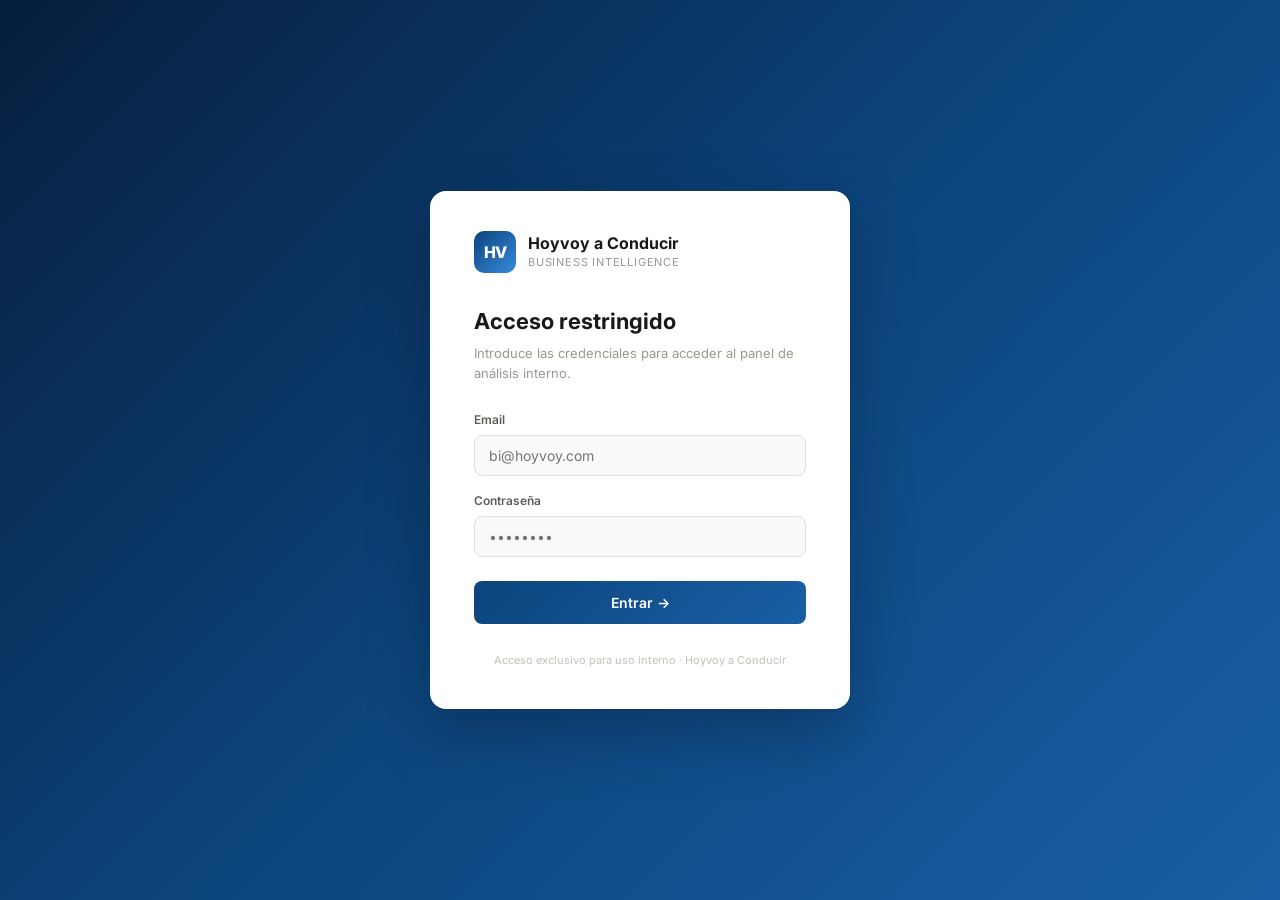
<file: index.html>
<!DOCTYPE html>
<html lang="es">
<head>
    <meta charset="UTF-8">
    <meta name="viewport" content="width=device-width,initial-scale=1.0">
    <title>Hoyvoy</title>
    <link href="https://fonts.googleapis.com/css2?family=Inter:wght@400;500;600;700;800&display=swap" rel="stylesheet">
    <link rel="stylesheet" href="css/styles.css">
    <link rel="icon"
          href="data:image/svg+xml,<svg xmlns='http://www.w3.org/2000/svg' viewBox='0 0 32 32'><rect width='32' height='32' rx='6' fill='%230C447C'/><text x='6' y='23' font-size='18' font-weight='900' font-family='system-ui' fill='white'>HV</text></svg>">
    <style>
        /* ─── LOGIN ─────────────────────────────────────── */
        .login-wrap {
            min-height: 100vh;
            display: flex;
            align-items: center;
            justify-content: center;
            background: linear-gradient(135deg, #071E3D 0%, #0C447C 50%, #185FA5 100%);
            padding: 24px;
        }

        .login-card {
            background: #fff;
            border-radius: 16px;
            padding: 40px 44px;
            width: 100%;
            max-width: 420px;
            box-shadow: 0 24px 64px rgba(0, 0, 0, .25);
        }

        .login-logo {
            display: flex;
            align-items: center;
            gap: 12px;
            margin-bottom: 32px;
        }

        .login-logo-mark {
            width: 42px;
            height: 42px;
            border-radius: 10px;
            background: linear-gradient(135deg, #0C447C, #378ADD);
            display: flex;
            align-items: center;
            justify-content: center;
            font-size: 16px;
            font-weight: 800;
            color: #fff;
            letter-spacing: -0.5px;
        }

        .login-logo-text {
            font-size: 16px;
            font-weight: 700;
            color: #1A1916;
            line-height: 1.2;
        }

        .login-logo-sub {
            font-size: 11px;
            color: #9B9890;
            letter-spacing: 0.8px;
            text-transform: uppercase;
        }

        .login-title {
            font-size: 22px;
            font-weight: 700;
            color: #1A1916;
            margin-bottom: 6px;
        }

        .login-subtitle {
            font-size: 13px;
            color: #9B9890;
            margin-bottom: 28px;
            line-height: 1.5;
        }

        .login-field {
            margin-bottom: 16px;
        }

        .login-label {
            display: block;
            font-size: 12px;
            font-weight: 600;
            color: #5F5D57;
            margin-bottom: 6px;
        }

        .login-input {
            width: 100%;
            padding: 11px 14px;
            border: 1.5px solid #E2DFD8;
            border-radius: 8px;
            font-size: 14px;
            font-family: inherit;
            color: #1A1916;
            background: #FAFAF8;
            outline: none;
            transition: border-color .15s, box-shadow .15s;
            box-sizing: border-box;
        }

        .login-input:focus {
            border-color: #185FA5;
            box-shadow: 0 0 0 3px rgba(24, 95, 165, .12);
            background: #fff;
        }

        .login-btn {
            width: 100%;
            padding: 13px;
            background: linear-gradient(135deg, #0C447C, #185FA5);
            color: #fff;
            border: none;
            border-radius: 8px;
            font-size: 14px;
            font-weight: 600;
            font-family: inherit;
            cursor: pointer;
            margin-top: 8px;
            transition: opacity .15s, transform .1s;
        }

        .login-btn:hover {
            opacity: .92;
        }

        .login-btn:active {
            transform: scale(.99);
        }

        .login-error {
            display: none;
            background: #FCEBEB;
            border: 1px solid #E24B4A;
            color: #A32D2D;
            border-radius: 8px;
            padding: 10px 14px;
            font-size: 12px;
            margin-top: 14px;
            text-align: center;
        }

        .login-footer {
            text-align: center;
            font-size: 11px;
            color: #C4C1B8;
            margin-top: 28px;
        }

        @keyframes shake {
            0%, 100% {
                transform: translateX(0);
            }
            20% {
                transform: translateX(-8px);
            }
            40% {
                transform: translateX(8px);
            }
            60% {
                transform: translateX(-6px);
            }
            80% {
                transform: translateX(6px);
            }
        }

        .shake {
            animation: shake .4s ease;
        }

        /* ─── DASHBOARD ──────────────────────────────────── */
        .dashboard-wrap {
            display: none;
        }

        .dash-topbar {
            display: flex;
            align-items: center;
            justify-content: space-between;
            padding: 0 28px;
            height: 54px;
            background: #0C447C;
            box-shadow: 0 2px 8px rgba(0, 0, 0, .18);
        }

        .dash-topbar-left {
            display: flex;
            align-items: center;
            gap: 10px;
            text-decoration: none;
        }

        .logo-mark-top {
            width: 28px;
            height: 28px;
            border-radius: 6px;
            background: linear-gradient(135deg, #378ADD, #9FE1CB);
            display: flex;
            align-items: center;
            justify-content: center;
            font-size: 13px;
            font-weight: 800;
            color: #fff;
            letter-spacing: -0.5px;
        }

        .logo-text-top {
            font-size: 13px;
            font-weight: 600;
            color: #fff;
        }

        .dash-user {
            display: flex;
            align-items: center;
            gap: 12px;
            font-size: 12px;
            color: rgba(255, 255, 255, .65);
        }

        .logout-btn {
            background: none;
            border: 1px solid rgba(255, 255, 255, .25);
            border-radius: 6px;
            padding: 5px 12px;
            font-size: 11px;
            font-family: inherit;
            color: rgba(255, 255, 255, .65);
            cursor: pointer;
            transition: all .15s;
        }

        .logout-btn:hover {
            border-color: #E24B4A;
            color: #E24B4A;
        }

        /* ─── TU CSS ORIGINAL ────────────────────────────── */
        .hero {
            background: linear-gradient(135deg, #0C447C 0%, #185FA5 60%, #1E7BC4 100%);
            padding: 60px 40px;
            text-align: center;
            color: #fff;
        }

        .hero-title {
            font-size: 36px;
            font-weight: 800;
            letter-spacing: -0.5px;
            margin-bottom: 12px;
        }

        .hero-sub {
            font-size: 16px;
            color: rgba(255, 255, 255, .75);
            max-width: 560px;
            margin: 0 auto 32px;
            line-height: 1.6;
        }

        .hero-meta {
            display: flex;
            gap: 24px;
            justify-content: center;
            flex-wrap: wrap;
        }

        .hero-meta span {
            font-size: 13px;
            color: rgba(255, 255, 255, .6);
            display: flex;
            align-items: center;
            gap: 6px;
        }

        .grid {
            display: grid;
            grid-template-columns: repeat(auto-fill, minmax(280px, 1fr));
            gap: 16px;
            padding: 40px;
            max-width: 1200px;
            margin: 0 auto;
        }

        .card {
            background: #fff;
            border: 1px solid var(--border);
            border-radius: var(--radius-lg);
            padding: 22px;
            text-decoration: none;
            color: inherit;
            transition: all .2s;
            display: flex;
            flex-direction: column;
            gap: 10px;
        }

        .card:hover {
            border-color: var(--blue-mid);
            box-shadow: 0 8px 24px rgba(12, 68, 124, .12);
            transform: translateY(-2px);
        }

        .card-num {
            width: 28px;
            height: 28px;
            border-radius: 7px;
            background: var(--blue-dark);
            color: #fff;
            font-size: 12px;
            font-weight: 700;
            display: flex;
            align-items: center;
            justify-content: center;
        }

        .card-title {
            font-size: 15px;
            font-weight: 700;
            color: var(--text);
        }

        .card-desc {
            font-size: 12px;
            color: var(--text-2);
            line-height: 1.5;
            flex: 1;
        }

        .card-arrow {
            font-size: 12px;
            color: var(--blue-mid);
            font-weight: 600;
        }

        .footer {
            text-align: center;
            padding: 32px;
            color: var(--text-3);
            font-size: 12px;
            border-top: 1px solid var(--border);
        }
    </style>
</head>
<body>

<!-- ═══════════════════════════════════════════════
     PANTALLA DE LOGIN — visible hasta que autentique
═══════════════════════════════════════════════ -->
<div class="login-wrap" id="login-wrap">
    <div class="login-card" id="login-card-el">
        <div class="login-logo">
            <div class="login-logo-mark">HV</div>
            <div>
                <div class="login-logo-text">Hoyvoy a Conducir</div>
                <div class="login-logo-sub">Business Intelligence</div>
            </div>
        </div>
        <h1 class="login-title">Acceso restringido</h1>
        <p class="login-subtitle">Introduce las credenciales para acceder al panel de análisis interno.</p>
        <form id="login-form" novalidate>
            <div class="login-field">
                <label class="login-label" for="login-email">Email</label>
                <input class="login-input" type="email" id="login-email"
                       placeholder="bi@hoyvoy.com" autocomplete="email" required>
            </div>
            <div class="login-field">
                <label class="login-label" for="login-password">Contraseña</label>
                <input class="login-input" type="password" id="login-password"
                       placeholder="••••••••" autocomplete="current-password" required>
            </div>
            <button class="login-btn" type="submit">Entrar →</button>
            <div class="login-error" id="login-error"></div>
        </form>
        <p class="login-footer">Acceso exclusivo para uso interno · Hoyvoy a Conducir</p>
    </div>
</div>

<div class="dashboard-wrap" id="dashboard-wrap">

    <nav class="dash-topbar">
        <a href="index.html" class="dash-topbar-left">
            <div class="logo-mark-top">HV</div>
            <div class="logo-text-top">Hoyvoy a Conducir</div>
        </a>
        <div class="dash-user">
            <span id="user-email-display"></span>
            <button class="logout-btn" onclick="logout()">Cerrar sesión</button>
        </div>
    </nav>

    <!-- Tu hero original -->
    <div class="hero">
        <h1 class="hero-title">Hoy-Voy</h1>
        <p class="hero-sub">Análisis estratégico completo de la red: 42 centros, 10 años de datos, rentabilidad real y
            plan de expansión.</p>
        <div class="hero-meta">
            <span>📅 Datos 2015–2026</span>
            <span>🏢 42 centros · 11 propios · 31 franquicias</span>
            <span>📊 Fuente: Google Sheets resultado histórico</span>
            <span>🗓️ Actualizado: Junio 2026</span>
        </div>
    </div>

    <!-- Tu grid original -->
    <div class="grid">
        <a href="hoyvoy_business_intelligence_dashboard.html" class="card">
            <div class="card-num">1</div>
            <div class="card-title">Salud del negocio</div>
            <div class="card-desc">Visión global: facturación €27,1M, CAGR 12,2%, composición holding y alertas activas
                en la red.
            </div>
            <div class="card-arrow">Ver análisis →</div>
        </a>
        <a href="hoyvoy_modelo_negocio_estrategico.html" class="card">
            <div class="card-num">2</div>
            <div class="card-title">Franquicias propias</div>
            <div class="card-desc">Modelo estratégico: royalties vs margen propio, maduración de franquicias y
                escenarios de escala a 5 años.
            </div>
            <div class="card-arrow">Ver análisis →</div>
        </a>
        <a href="hoyvoy_rentabilidad_real_propios.html" class="card">
            <div class="card-num">3</div>
            <div class="card-title">Franquicia externa vs propia</div>
            <div class="card-desc">P&L real por centro con costes de plantilla verificados. Margen real: 35%. El propio
                genera 4,4x más que la franquicia.
            </div>
            <div class="card-arrow">Ver análisis →</div>
        </a>
        <a href="hoyvoy_breakeven_centro_propio.html" class="card">
            <div class="card-num">4</div>
            <div class="card-title">Cálculo de break-even</div>
            <div class="card-desc">Facturación mínima para no perder dinero según configuración de plantilla. Formato
                Pamplona: €289K/año.
            </div>
            <div class="card-arrow">Ver análisis →</div>
        </a>
        <a href="hoyvoy_tiempo_400k.html" class="card">
            <div class="card-num">5</div>
            <div class="card-title">Tiempo hasta €400K</div>
            <div class="card-desc">Cuánto tarda un centro en alcanzar €400K de facturación anual. Mediana: 3 años.
                Alcorcón: 6 años sin llegar.
            </div>
            <div class="card-arrow">Ver análisis →</div>
        </a>
        <a href="hoyvoy_propios_rentabilidad.html" class="card">
            <div class="card-num">6</div>
            <div class="card-title">Franquicias propias: beneficios</div>
            <div class="card-desc">P&L completo de los 10 centros propios. 8 en positivo. Pamplona: 53% de margen.
                Pozuelo y Alcorcón en pérdidas.
            </div>
            <div class="card-arrow">Ver análisis →</div>
        </a>
        <a href="hoyvoy_proyeccion_2026.html" class="card">
            <div class="card-num">7</div>
            <div class="card-title">Proyección 2026</div>
            <div class="card-desc">Previsión de €4,15M de beneficio holding. Por primera vez los 10 propios en positivo.
                L'Hospitalet: única caída.
            </div>
            <div class="card-arrow">Ver análisis →</div>
        </a>
        <a href="hoyvoy_dinero_perdido_franquicias.html" class="card">
            <div class="card-num">8</div>
            <div class="card-title">Dinero dejado de ganar: franquicias</div>
            <div class="card-desc">€23,5M dejados de ganar 2015–2025. €9,93M cobrados vs €23,5M de potencial.
                Granollers: €3,4M de estancamiento.
            </div>
            <div class="card-arrow">Ver análisis →</div>
        </a>
        <a href="hoyvoy_propios_dinero_perdido.html" class="card">
            <div class="card-num">9</div>
            <div class="card-title">Dinero dejado de ganar: propios</div>
            <div class="card-desc">€3,43M no ganados sobre €12,4M generados (27,7%). Barcelona: €2,72M por no recuperar
                pico 2015. Gap 8,6x menor que franquicias.
            </div>
            <div class="card-arrow">Ver análisis →</div>
        </a>
    </div>

    <footer class="footer">
        <p>HOY VOY A CONDUCIR SL · Análisis Lead Data Analyst · Junio 2026</p>
        <p style="margin-top:6px">Datos extraídos de Google Sheets «resultado histórico» · 42 centros · 2015–2025</p>
    </footer>

</div><!-- fin dashboard-wrap -->

<script src="js/auth.js"></script>
<script src="js/utils.js"></script>
<script>
    document.getElementById('login-form').addEventListener('submit', async function (e) {
        e.preventDefault();
        const email = document.getElementById('login-email').value;
        const password = document.getElementById('login-password').value;
        const errEl = document.getElementById('login-error');
        const btn = document.querySelector('.login-btn');

        btn.textContent = 'Entrando...';
        btn.disabled = true;

        const ok = await doLogin(email, password);

        if (ok) {
            saveSession();
            const redirect = sessionStorage.getItem('hv_redirect');
            sessionStorage.removeItem('hv_redirect');
            loginWrap.style.display = 'none';
            dashWrap.style.display = 'block';
            document.getElementById('user-email-display').textContent = email;
        } else {
            errEl.textContent = 'Email o contraseña incorrectos.';
            errEl.style.display = 'block';
            btn.textContent = 'Entrar →';
            btn.disabled = false;
            document.getElementById('login-password').value = '';
        }
    });
</script>
</body>
</html>
</file>
<file: css/styles.css>
/* ============================================================
   HOYVOY BUSINESS INTELLIGENCE — Estilos globales
   Paleta: Azul marino #0C447C | Azul medio #185FA5 | Azul claro #378ADD
           Verde #3B6D11 | Ámbar #BA7517 | Rojo #A32D2D
           Fondo #F7F5F0 | Superficie #FFFFFF | Borde #E2DFD8
   ============================================================ */

*, *::before, *::after { box-sizing: border-box; margin: 0; padding: 0; }

:root {
  --blue-dark:   #0C447C;
  --blue-mid:    #185FA5;
  --blue-light:  #378ADD;
  --blue-pale:   #B5D4F4;
  --green:       #3B6D11;
  --green-pale:  #EAF3DE;
  --amber:       #BA7517;
  --amber-pale:  #FAEEDA;
  --red:         #A32D2D;
  --red-pale:    #FCEBEB;
  --bg:          #F7F5F0;
  --surface:     #FFFFFF;
  --border:      #E2DFD8;
  --text:        #1A1916;
  --text-2:      #5F5D57;
  --text-3:      #9B9890;
  --radius-sm:   6px;
  --radius-md:   10px;
  --radius-lg:   14px;
  --shadow-sm:   0 1px 3px rgba(0,0,0,.07);
  --shadow-md:   0 4px 16px rgba(0,0,0,.10);
  --font-sans:   'Inter', system-ui, -apple-system, sans-serif;
  --font-mono:   'JetBrains Mono', 'Fira Code', monospace;
}

html { font-size: 16px; scroll-behavior: smooth; }
body {
  font-family: var(--font-sans);
  background: var(--bg);
  color: var(--text);
  line-height: 1.5;
  min-height: 100vh;
}

/* ── TOPBAR ── */
.topbar {
  position: sticky; top: 0; z-index: 100;
  background: var(--blue-dark);
  display: flex; align-items: center;
  gap: 12px;
  padding: 0 20px;
  height: 54px;
  box-shadow: 0 2px 8px rgba(0,0,0,.18);
  overflow: hidden;
}
.topbar-logo {
  display: flex; align-items: center; gap: 10px;
  text-decoration: none;
  flex-shrink: 0;
}
.topbar-logo .logo-mark {
  width: 28px; height: 28px; border-radius: 6px;
  background: linear-gradient(135deg, #378ADD, #9FE1CB);
  display: flex; align-items: center; justify-content: center;
  font-size: 13px; font-weight: 800; color: #fff;
  letter-spacing: -0.5px;
}
.topbar-logo .logo-text {
  font-size: 13px; font-weight: 600; color: #fff;
  letter-spacing: 0.3px;
}
.topbar-logo .logo-sub {
  font-size: 10px; color: rgba(255,255,255,.5);
  letter-spacing: 1px; text-transform: uppercase;
}
.topbar-nav {
  display: flex; align-items: center; gap: 2px;
  overflow-x: auto;
  scrollbar-width: none;
  flex: 1;
  min-width: 0;
}
.topbar-nav::-webkit-scrollbar { display: none; }
.topbar-nav a {
  color: rgba(255,255,255,.65);
  text-decoration: none;
  font-size: 11.5px;
  padding: 5px 8px;
  border-radius: var(--radius-sm);
  transition: all .15s;
  white-space: nowrap;
  flex-shrink: 0;
}
.topbar-nav a:hover { background: rgba(255,255,255,.1); color: #fff; }
.topbar-nav a.active { background: rgba(255,255,255,.15); color: #fff; font-weight: 600; }

/* ── SIDEBAR (índice lateral) ── */
.layout {
  display: grid;
  grid-template-columns: 220px 1fr;
  min-height: calc(100vh - 54px);
}
.sidebar {
  background: var(--surface);
  border-right: 1px solid var(--border);
  padding: 24px 16px;
  position: sticky; top: 54px;
  height: calc(100vh - 54px);
  overflow-y: auto;
}
.sidebar-section {
  font-size: 10px; font-weight: 700; letter-spacing: 1px;
  text-transform: uppercase; color: var(--text-3);
  padding: 0 8px; margin: 20px 0 6px;
}
.sidebar-section:first-child { margin-top: 0; }
.sidebar a {
  display: flex; align-items: center; gap: 8px;
  color: var(--text-2);
  text-decoration: none;
  font-size: 12.5px;
  padding: 7px 10px;
  border-radius: var(--radius-sm);
  transition: all .15s;
  line-height: 1.3;
}
.sidebar a:hover { background: var(--bg); color: var(--text); }
.sidebar a.active {
  background: #EBF3FB;
  color: var(--blue-mid);
  font-weight: 600;
}
.sidebar a .num {
  font-size: 10px; font-weight: 700;
  background: var(--blue-pale);
  color: var(--blue-dark);
  width: 18px; height: 18px;
  border-radius: 4px;
  display: flex; align-items: center; justify-content: center;
  flex-shrink: 0;
}
.sidebar a.active .num { background: var(--blue-mid); color: #fff; }

/* ── MAIN CONTENT ── */
.main { padding: 32px 36px; max-width: 1100px; }

/* ── PAGE HEADER ── */
.page-header {
  margin-bottom: 28px;
  padding-bottom: 20px;
  border-bottom: 1px solid var(--border);
}
.page-eyebrow {
  font-size: 11px; font-weight: 700; letter-spacing: 1.2px;
  text-transform: uppercase; color: var(--blue-mid);
  margin-bottom: 6px;
}
.page-title {
  font-size: 26px; font-weight: 700;
  color: var(--text); line-height: 1.2;
  margin-bottom: 8px;
}
.page-subtitle {
  font-size: 14px; color: var(--text-2); line-height: 1.5;
}
.page-meta {
  display: flex; gap: 16px; margin-top: 12px; flex-wrap: wrap;
}
.page-meta-item {
  font-size: 11px; color: var(--text-3);
  display: flex; align-items: center; gap: 4px;
}

/* ── KPI GRID ── */
.kpi-grid {
  display: grid;
  grid-template-columns: repeat(auto-fit, minmax(160px, 1fr));
  gap: 12px;
  margin-bottom: 28px;
}
.kpi-card {
  background: var(--surface);
  border: 1px solid var(--border);
  border-radius: var(--radius-md);
  padding: 16px 18px;
  box-shadow: var(--shadow-sm);
}
.kpi-card.highlight { border-color: var(--blue-mid); border-width: 2px; }
.kpi-label {
  font-size: 11px; color: var(--text-3);
  font-weight: 500; margin-bottom: 4px; line-height: 1.3;
}
.kpi-value {
  font-size: 24px; font-weight: 700;
  line-height: 1; margin-bottom: 4px;
  color: var(--blue-dark);
}
.kpi-value.green { color: var(--green); }
.kpi-value.red   { color: var(--red);   }
.kpi-value.amber { color: var(--amber); }
.kpi-sub {
  font-size: 11px; color: var(--text-3); line-height: 1.4;
}

/* ── CHART CARD ── */
.chart-card {
  background: var(--surface);
  border: 1px solid var(--border);
  border-radius: var(--radius-lg);
  padding: 20px 22px;
  margin-bottom: 20px;
  box-shadow: var(--shadow-sm);
}
.chart-title {
  font-size: 13px; font-weight: 600; color: var(--text);
  margin-bottom: 4px;
}
.chart-sub {
  font-size: 11px; color: var(--text-3);
  margin-bottom: 14px;
}
.chart-legend {
  display: flex; gap: 14px; flex-wrap: wrap;
  margin-top: 10px;
}
.chart-legend-item {
  display: flex; align-items: center; gap: 5px;
  font-size: 11px; color: var(--text-2);
}
.legend-dot {
  width: 10px; height: 10px;
  border-radius: 2px; flex-shrink: 0;
}

/* ── TAB NAV ── */
.tab-nav {
  display: flex; gap: 6px; flex-wrap: wrap;
  margin-bottom: 20px;
  border-bottom: 1px solid var(--border);
  padding-bottom: 12px;
}
.tab-btn {
  background: none;
  border: 1px solid var(--border);
  border-radius: var(--radius-sm);
  padding: 6px 14px;
  font-size: 12px; font-weight: 500;
  color: var(--text-2);
  cursor: pointer;
  transition: all .15s;
  font-family: var(--font-sans);
}
.tab-btn:hover { border-color: var(--blue-light); color: var(--blue-mid); }
.tab-btn.active {
  background: var(--blue-mid);
  border-color: var(--blue-mid);
  color: #fff;
}
.tab-content { display: none; }
.tab-content.active { display: block; }

/* ── ALERT / INSIGHT CARDS ── */
.insight { border-radius: var(--radius-md); padding: 14px 16px; margin-bottom: 10px; }
.insight-title { font-size: 13px; font-weight: 600; margin-bottom: 4px; }
.insight-body  { font-size: 12px; line-height: 1.6; color: var(--text-2); }
.insight.red    { background: var(--red-pale);   border-left: 4px solid var(--red);   }
.insight.amber  { background: var(--amber-pale); border-left: 4px solid var(--amber); }
.insight.green  { background: var(--green-pale); border-left: 4px solid var(--green); }
.insight.blue   { background: #E6F1FB;           border-left: 4px solid var(--blue-mid); }

/* ── BADGE / PILL ── */
.badge {
  display: inline-flex; align-items: center;
  font-size: 10px; font-weight: 600; padding: 2px 8px;
  border-radius: 20px; white-space: nowrap;
}
.badge.green { background: var(--green-pale); color: var(--green); }
.badge.red   { background: var(--red-pale);   color: var(--red);   }
.badge.amber { background: var(--amber-pale); color: var(--amber); }
.badge.blue  { background: #E6F1FB;           color: var(--blue-mid); }
.badge.dark  { background: var(--blue-dark);  color: #fff; }

/* ── DATA TABLE ── */
.data-table {
  width: 100%; border-collapse: collapse;
  font-size: 12px;
}
.data-table th {
  text-align: left; padding: 8px 12px;
  font-size: 11px; font-weight: 600; color: var(--text-3);
  border-bottom: 1px solid var(--border);
  white-space: nowrap;
}
.data-table td {
  padding: 8px 12px;
  border-bottom: 1px solid var(--border);
  color: var(--text-2);
}
.data-table tr:last-child td { border-bottom: none; }
.data-table tr:hover td { background: var(--bg); }
.data-table td.strong { font-weight: 600; color: var(--text); }
.data-table td.mono { font-family: var(--font-mono); font-size: 11px; }
.data-table tfoot td {
  font-weight: 700; color: var(--text);
  border-top: 1px solid var(--border);
  border-bottom: none;
}

/* ── TWO-COLUMN GRID ── */
.col-2 { display: grid; grid-template-columns: 1fr 1fr; gap: 16px; }
.col-3 { display: grid; grid-template-columns: 1fr 1fr 1fr; gap: 12px; }

/* ── PHASE BLOCK ── */
.phase-block {
  border-radius: var(--radius-lg);
  overflow: hidden;
  margin-bottom: 16px;
  box-shadow: var(--shadow-sm);
}
.phase-header {
  padding: 10px 16px;
  font-size: 12px; font-weight: 700; color: #fff;
}
.phase-body {
  background: var(--surface);
  border: 1px solid var(--border);
  border-top: none;
  padding: 14px 16px;
}
.phase-action {
  display: flex; gap: 12px;
  padding: 10px 0;
  border-bottom: 1px solid var(--border);
}
.phase-action:last-child { border-bottom: none; }
.phase-action-icon { font-size: 18px; flex-shrink: 0; margin-top: 1px; }
.phase-action-title { font-size: 13px; font-weight: 600; margin-bottom: 3px; }
.phase-action-desc  { font-size: 12px; color: var(--text-2); line-height: 1.5; }

/* ── PROGRESS BAR ── */
.progress-wrap { background: var(--border); border-radius: 4px; height: 6px; }
.progress-fill { height: 6px; border-radius: 4px; }

/* ── RESPONSIVE ── */
@media (max-width: 900px) {
  .layout { grid-template-columns: 1fr; }
  .sidebar { display: none; }
  .main { padding: 20px 16px; }
  .kpi-grid { grid-template-columns: repeat(2, 1fr); }
  .col-2, .col-3 { grid-template-columns: 1fr; }
  .topbar-nav { display: none; }
}
@media (max-width: 480px) {
  .kpi-grid { grid-template-columns: 1fr; }
  .page-title { font-size: 20px; }
}

/* ── UTILITIES ── */
.mt-4  { margin-top:  4px; }
.mt-8  { margin-top:  8px; }
.mt-12 { margin-top: 12px; }
.mt-16 { margin-top: 16px; }
.mt-24 { margin-top: 24px; }
.mb-4  { margin-bottom:  4px; }
.mb-8  { margin-bottom:  8px; }
.mb-12 { margin-bottom: 12px; }
.mb-16 { margin-bottom: 16px; }
.mb-20 { margin-bottom: 20px; }
.text-right { text-align: right; }
.text-center { text-align: center; }
.text-sm  { font-size: 11px; }
.text-xs  { font-size: 10px; }
.text-muted { color: var(--text-3); }
.text-green { color: var(--green); }
.text-red   { color: var(--red);   }
.text-amber { color: var(--amber); }
.text-blue  { color: var(--blue-mid); }
.font-bold  { font-weight: 700; }
.surface-card {
  background: var(--surface);
  border: 1px solid var(--border);
  border-radius: var(--radius-md);
  padding: 16px;
  box-shadow: var(--shadow-sm);
}
.divider {
  border: none;
  border-top: 1px solid var(--border);
  margin: 20px 0;
}
</file>
